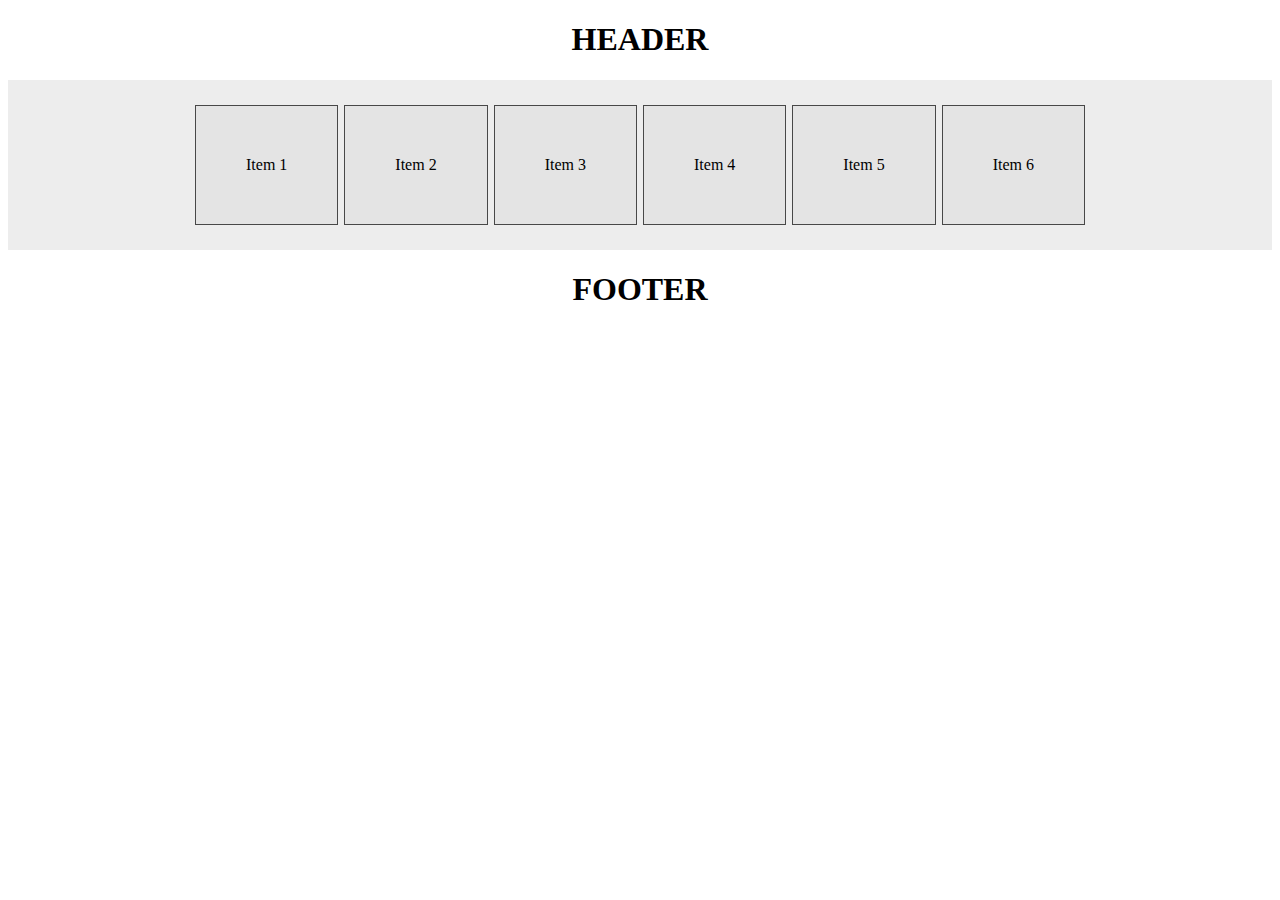
<file: Desafio_01/index.html>
<!DOCTYPE html>
<html lang="pt-br">
<head>
    <meta charset="UTF-8">
    <meta http-equiv="X-UA-Compatible" content="IE=edge">
    <meta name="viewport" content="width=device-width, initial-scale=1.0">
    <title>Desafio_01</title>
    <link rel="stylesheet" href="style.css">
</head>
<body>
    <header>
        <h1>HEADER</h1>
    </header>

    <div class="flex-container">
        <div class="flex-item">Item 1</div>
        <div class="flex-item">Item 2</div>
        <div class="flex-item">Item 3</div>
        <div class="flex-item">Item 4</div>
        <div class="flex-item">Item 5</div>
        <div class="flex-item">Item 6</div>
    </div>

    <footer>
        <h1>FOOTER</h1>
    </footer>
    
</body>
</html>
</file>
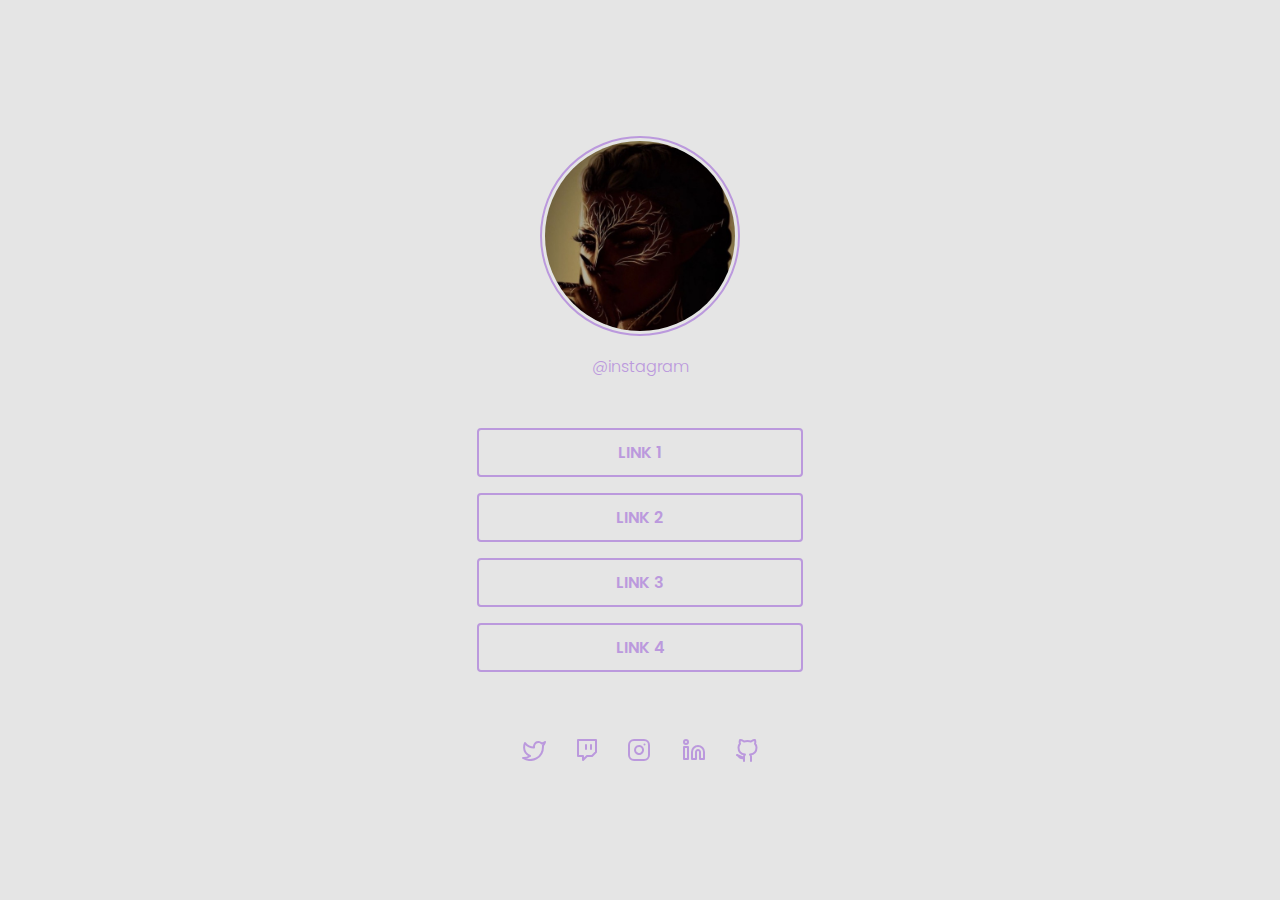
<file: Desafio_02/index.html>
<!DOCTYPE html>
<html lang="en">

<head>
    <meta charset="UTF-8">
    <meta http-equiv="X-UA-Compatible" content="IE=edge">
    <meta name="viewport" content="width=device-width, initial-scale=1.0">
    <title>Desafio_02</title>
    <link rel="stylesheet" href="style.css">

    <link rel="preconnect" href="https://fonts.googleapis.com">
    <link rel="preconnect" href="https://fonts.gstatic.com" crossorigin>
    <link href="https://fonts.googleapis.com/css2?family=Poppins:wght@300&display=swap" rel="stylesheet">
    <link href="https://fonts.googleapis.com/css2?family=Poppins:wght@300;600&display=swap" rel="stylesheet">
</head>

<body>
    <main>

        <!--Figma https://www.figma.com/file/yi1ycIyAW8QiGiX9bMFHkU/DD-%2F-Social-links/duplicate-->


        <div class="imagem_descricao">
            <img class="imagem_perfil" src="images/perfil_030.jpg" alt="Foto de perfil">

            <p class="p_instagram">@instagram</p>
        </div>


        <div class="links">
            <a href="https://www.instagram.com"></a>
            <button class="link"><a href="https://www.instagram.com"></a>LINK 1</button>
            <button class="link"><a href="https://www.instagram.com"></a>LINK 2</button>
            <button class="link"><a href="https://www.instagram.com"></a>LINK 3</button>
            <button class="link"><a href="https://www.instagram.com"></a>LINK 4</button>
        </div>

        <div class="icones_svg_redesSociais">

            <a href="https://twitter.com/">
                <svg width="24" height="21" viewBox="0 0 24 21" fill="none" xmlns="http://www.w3.org/2000/svg">
                    <path
                        d="M23 1.99998C22.0424 2.67546 20.9821 3.19209 19.86 3.52999C19.2577 2.8375 18.4573 2.34668 17.567 2.12391C16.6767 1.90115 15.7395 1.95718 14.8821 2.28444C14.0247 2.6117 13.2884 3.19439 12.773 3.9537C12.2575 4.71302 11.9877 5.61232 12 6.52998V7.52998C10.2426 7.57555 8.50127 7.1858 6.93101 6.39543C5.36074 5.60506 4.01032 4.43862 3 2.99998C3 2.99998 -1 12 8 16C5.94053 17.398 3.48716 18.0989 1 18C10 23 21 18 21 6.49998C20.9991 6.22144 20.9723 5.94358 20.92 5.66999C21.9406 4.66348 22.6608 3.3927 23 1.99998V1.99998Z"
                        stroke="#BB99DD" stroke-width="2" stroke-linecap="round" stroke-linejoin="round" />

                    <a href="https://twitter.com/"></a>
                </svg>
            </a>

            <a href="https://www.twitch.tv/">
                <svg width="20" height="22" viewBox="0 0 20 22" fill="none" xmlns="http://www.w3.org/2000/svg">
                    <path d="M14 10V6M19 1H1V17H6V21L10 17H15L19 13V1ZM9 10V6V10Z" stroke="#BB99DD" stroke-width="2"
                        stroke-linecap="round" stroke-linejoin="round" />
                </svg>
            </a>

            <a href="https://www.instagram.com/">
                <svg width="24" height="24" viewBox="0 0 24 24" fill="none" xmlns="http://www.w3.org/2000/svg">
                    <path
                        d="M17 2H7C4.23858 2 2 4.23858 2 7V17C2 19.7614 4.23858 22 7 22H17C19.7614 22 22 19.7614 22 17V7C22 4.23858 19.7614 2 17 2Z"
                        stroke="#BB99DD" stroke-width="2" stroke-linecap="round" stroke-linejoin="round" />
                    <path
                        d="M16 11.37C16.1234 12.2022 15.9813 13.0522 15.5938 13.799C15.2063 14.5458 14.5932 15.1514 13.8416 15.5297C13.0901 15.9079 12.2385 16.0396 11.4078 15.9059C10.5771 15.7723 9.80977 15.3801 9.21485 14.7852C8.61993 14.1902 8.22774 13.4229 8.09408 12.5922C7.96042 11.7615 8.09208 10.9099 8.47034 10.1584C8.8486 9.40685 9.4542 8.79374 10.201 8.40624C10.9478 8.01874 11.7978 7.87658 12.63 8C13.4789 8.12588 14.2649 8.52146 14.8717 9.1283C15.4785 9.73515 15.8741 10.5211 16 11.37Z"
                        stroke="#BB99DD" stroke-width="2" stroke-linecap="round" stroke-linejoin="round" />
                    <path d="M17.5 6.5H17.51" stroke="#BB99DD" stroke-width="2" stroke-linecap="round"
                        stroke-linejoin="round" />
                </svg>
            </a>

            <a href="https://br.linkedin.com/">
                <svg width="24" height="24" viewBox="0 0 24 24" fill="none" xmlns="http://www.w3.org/2000/svg">
                    <path
                        d="M16 8C17.5913 8 19.1174 8.63214 20.2426 9.75736C21.3679 10.8826 22 12.4087 22 14V21H18V14C18 13.4696 17.7893 12.9609 17.4142 12.5858C17.0391 12.2107 16.5304 12 16 12C15.4696 12 14.9609 12.2107 14.5858 12.5858C14.2107 12.9609 14 13.4696 14 14V21H10V14C10 12.4087 10.6321 10.8826 11.7574 9.75736C12.8826 8.63214 14.4087 8 16 8V8Z"
                        stroke="#BB99DD" stroke-width="2" stroke-linecap="round" stroke-linejoin="round" />
                    <path d="M6 9H2V21H6V9Z" stroke="#BB99DD" stroke-width="2" stroke-linecap="round"
                        stroke-linejoin="round" />
                    <path
                        d="M4 6C5.10457 6 6 5.10457 6 4C6 2.89543 5.10457 2 4 2C2.89543 2 2 2.89543 2 4C2 5.10457 2.89543 6 4 6Z"
                        stroke="#BB99DD" stroke-width="2" stroke-linecap="round" stroke-linejoin="round" />
                </svg>
            </a>

            <a href="https://github.com/">
                <svg width="22" height="23" viewBox="0 0 22 23" fill="none" xmlns="http://www.w3.org/2000/svg">
                    <path
                        d="M15 22V18.13C15.0375 17.6532 14.9731 17.1738 14.811 16.7238C14.6489 16.2738 14.3929 15.8634 14.06 15.52C17.2 15.17 20.5 13.98 20.5 8.52C20.4997 7.12383 19.9627 5.7812 19 4.77C19.4559 3.54851 19.4236 2.19835 18.91 0.999999C18.91 0.999999 17.73 0.649999 15 2.48C12.708 1.85882 10.292 1.85882 8 2.48C5.27 0.649999 4.09 0.999999 4.09 0.999999C3.57638 2.19835 3.54414 3.54851 4 4.77C3.03013 5.7887 2.49252 7.14346 2.5 8.55C2.5 13.97 5.8 15.16 8.94 15.55C8.611 15.89 8.35726 16.2954 8.19531 16.7399C8.03335 17.1844 7.96681 17.6581 8 18.13V22M8 19C3 20.5 3 16.5 1 16L8 19Z"
                        stroke="#BB99DD" stroke-width="2" stroke-linecap="round" stroke-linejoin="round" />
                </svg>
            </a>
        </div>

    </main>

</body>

</html>
</file>
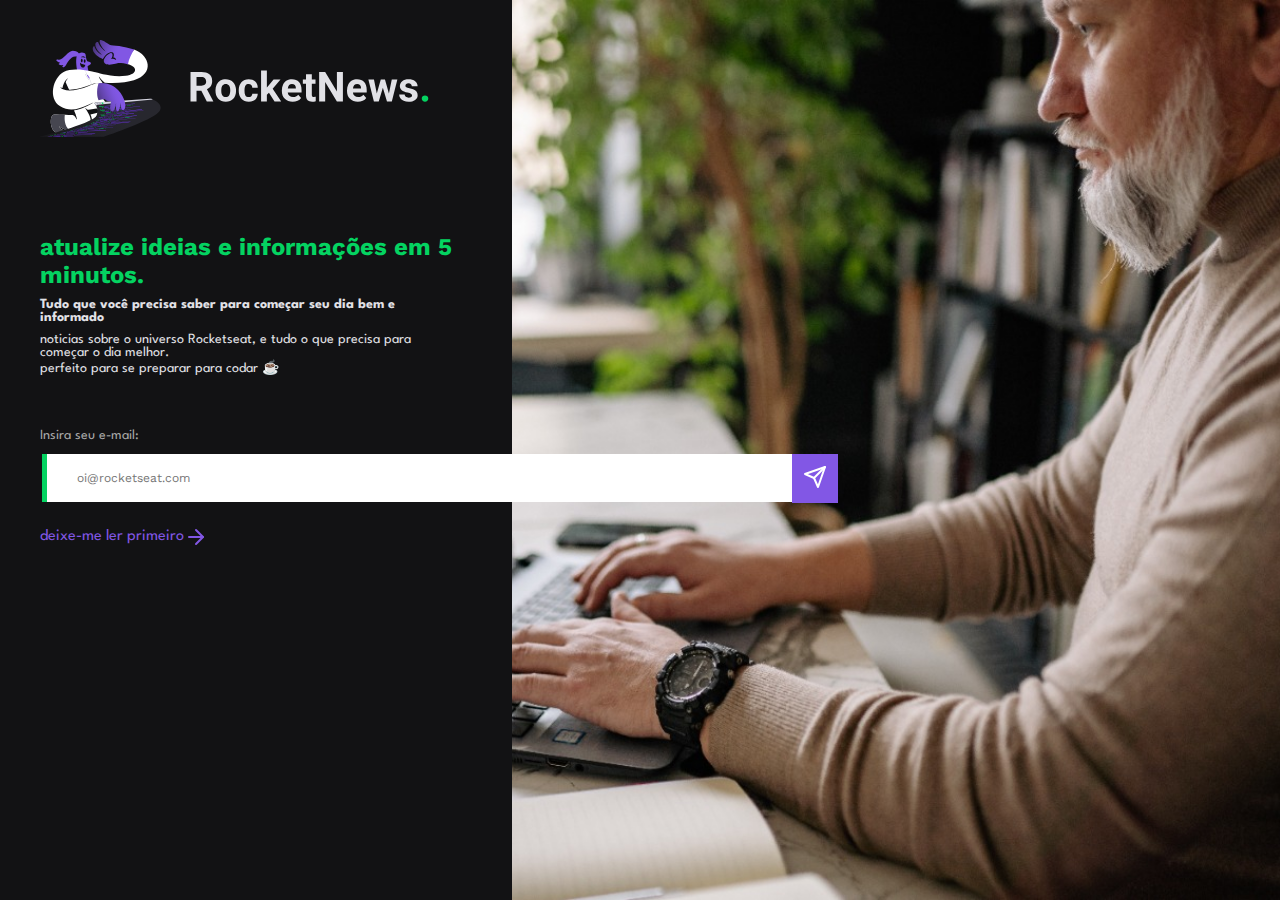
<file: Desafio_03/index.html>
<!DOCTYPE html>
<html lang="en">

<head>
    <meta charset="UTF-8">
    <meta http-equiv="X-UA-Compatible" content="IE=edge">
    <meta name="viewport" content="width=device-width, initial-scale=1.0">
    <title>Desafio_03</title>
    <link rel="stylesheet" href="style.css">
    <link rel="preconnect" href="https://fonts.googleapis.com">
    <link rel="preconnect" href="https://fonts.gstatic.com" crossorigin>
    <link href="https://fonts.googleapis.com/css2?family=League+Spartan:wght@400;700&display=swap" rel="stylesheet">

    <link rel="preconnect" href="https://fonts.googleapis.com">
    <link rel="preconnect" href="https://fonts.gstatic.com" crossorigin>
    <link href="https://fonts.googleapis.com/css2?family=League+Spartan:wght@400;500;700&family=Work+Sans&display=swap"
        rel="stylesheet">

        <!--Figma https://www.figma.com/file/OVTHLjc2hi3MSQiYm9BplU/DD-%2F-RocketNews/duplicate-->
</head>

<body>

    <main>
        <div class="div_esq">
          <header><img class="image_logo" src="images/logo.svg" alt="" /></header>
          <p class="p1_atualize">atualize ideias e informações em 5 minutos.</p>
          <p class="p2_precisaSaber">
            Tudo que você precisa saber para começar seu dia bem e informado
          </p>
          <p class="p3_noticias">
            noticias sobre o universo Rocketseat, e tudo o que precisa para
            começar o dia melhor. <br />perfeito para se preparar para codar ☕
          </p>
  
          <form action="" class="form">
            <label class="p4_email" for="tEmail">Insira seu e-mail:</label><br />
            <div class="flexbox">
              <input
                type="text"
                id="tEmail"
                name="tEmail"
                placeholder ="oi@rocketseat.com"
                class="input_tEmail"
              />
  
              <button class="image_Submit" onclick="enviarEndEmail()">
                <img src="./images/send.svg" alt="" srcset="" />
              </button>

              <script>
                function enviarEndEmail(){
                  alert("Endereço de email gravado!");
                }
              </script>
            </div>
          </form>
          <div class="p5_link">
            <p>deixe-me ler primeiro</p>
            <img src="images/arrow-right.svg" alt="" />
          </div>
        </div>
      </main>
</body>

</html>
</file>
<file: Desafio_01/style.css>
header{
    background-color: white;
    text-align: center;
}

.flex-container{
    justify-content: center;
    display: flex;
    flex-direction: row;
    text-align: center;
    gap: 6px;
    flex-wrap: wrap;
    background-color: rgb(237, 237, 237);
    padding: 25px;
}
.flex-item{
    flex-direction: column;
    display: flex;
    padding: 50px;
    align-items: center;
    border: 1px solid rgb(72, 72, 72);
    background-color: rgb(228, 228, 228);
    text-align: center;
}

footer{
    background-color: white;
    text-align: center;
}
</file>
<file: Desafio_02/style.css>
:root{
   --background: #E5E5E5;
   --text-color: #BB99DD;
}

* {
    margin: 0;
    padding: 0;
    box-sizing: border-box;
}

/*Desktop*/

body{
    background-color: var(--background);
}

main {
    display: flex;
    flex-direction: column;
    justify-content: center;
    align-items: center;
    height: 100vh;
}

.imagem_descricao{
    margin-bottom: 33px;
}

.imagem_perfil {
    /* box-sizing: border-box; */
    width: 200px;
    height: 200px;
    margin-bottom: 15px;
    border: 2px solid #BB99DD;
    border-radius: 50%;
    padding: 3px;
}

.p_instagram {
    font-family: 'Poppins';
    font-style: normal;
    font-weight: 300;
    font-size: 16px;
    line-height: 24px;
    text-align: center;
    color: var(--text-color);
}

.links{
    flex-direction: column;
    display: flex;
    gap: 16px;
    margin-bottom: 68px;
}

.link {
    width: 326px;
    height: 49px;font-family: 'Poppins';
    /* font-style: normal; */
    font-weight: 600;
    font-size: 16px;
    line-height: 24px;
    align-items: center;
    text-align: center;
    text-transform: uppercase;
    color: var(--text-color);
    border: 2px solid #BB99DD;
    border-radius: 4px;
    background: transparent;
    transition: all 2s;
}
.link:hover,
.icones_svg_redesSociais a:hover {
    transform: scale(1.1);
    filter: brightness(0.5);
}
.icones_svg_redesSociais {
    width: 236px;
    height: 24px;
    justify-content: space-between;
    display: flex;
    flex-direction: row;
    text-align: center;
    align-items: center;
    color: var(--text-color);
}
.icones_svg_redesSociais a{
    transition: all 2s;
}
</file>
<file: Desafio_03/style.css>
:root {
    --body-bg-color: #121214;
    --text-color: #e1e1e6;
    --title-color: #04d361;
    --form-color: #a8a8a8;
    --bg-button-color: #8257e5;
    --font-familyWS: "Work Sans", sans-serif;
    --font-familyLS: "League Spartan", sans-serif;
  }
  
  * {
    margin: 0;
    padding: 0;
    border: 0;
    box-sizing: border-box;
  }
  
  main {
    display: flex;
    flex-direction: row;
    width: 100vw;
    height: 100vh;
    background-image: url("images/veio.jpg");
    background-repeat: no-repeat;
    background-size: cover;
    background-color: var(--body-bg-color);
  }
  
  img.image_logo {
    width: 100%;
    max-width: 400px;
  }
  
  .div_esq {
    width: 40%;
    background-color: var(--body-bg-color);
    padding: 40px 60px 0 40px;
  }
  
  .div_dir {
    width: 60%;
  }
  
  .div_dir img {
    width: 100%;
  }
  
  header {
    margin-bottom: 92px;
  }
  
  .p1_atualize {
    color: var(--title-color);
    font-family: var(--font-familyWS);
    font-weight: bold;
    font-size: 24px;
    margin-bottom: 9px;
  }
  
  .p2_precisaSaber {
    color: var(--text-color);
    font-family: var(--font-familyLS);
    font-weight: bold;
    font-size: 14px;
    margin-bottom: 9px;
  }
  
  .p3_noticias {
    color: var(--text-color);
    font-family: var(--font-familyLS);
    font-size: 14px;
    margin-bottom: 50px;
  }
  
  .p4_email {
    color: var(--form-color);
    font-family: var(--font-familyLS);
    font-size: 14px;
    margin-bottom: 177px;
  }
  
  .input_tEmail {
    color: #6a6a6a;
    font-family: var(--font-familyWS);
    font-size: 12px;
  
    width: 750px;
    height: 48px;
    border-left: 5px solid #04d361;
    padding-left: 30px;
  }
  
  .image_Submit {
    padding: 11px;
    background: var(--bg-button-color);
  }
  
  .p5_link {
    display: flex;
    flex-direction: row;
    align-items: center;
    color: var(--bg-button-color);
    font-family: var(--font-familyLS);
  }
  
  .flexbox {
    display: flex;
    flex-direction: row;
    align-items: center;
    justify-content: center;
    margin: 11px 0 22px 0;
    width: 800px;
  }
  
  
  @media only screen and (min-width: 19px) {
    body {
      background-color: var(--body-bg-color);
      display: flex;
      flex-direction: column;
    }
  }
</file>
